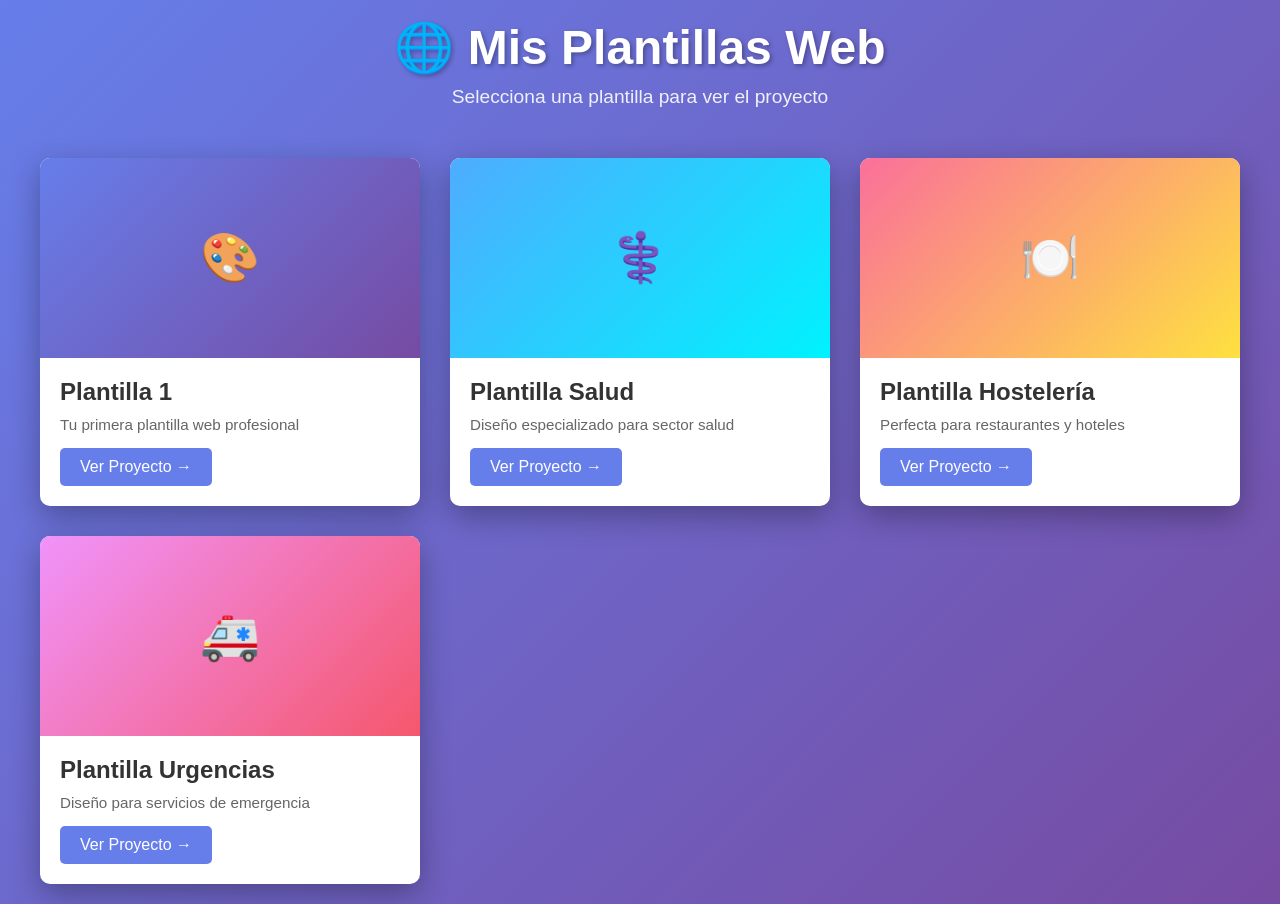
<file: index.html>
<!DOCTYPE html>
<html lang="es">
<head>
    <meta charset="UTF-8">
    <meta name="viewport" content="width=device-width, initial-scale=1.0">
    <title>Mis Plantillas Web - PabloTech Dev</title>
    <style>
        * {
            margin: 0;
            padding: 0;
            box-sizing: border-box;
        }
        
        body {
            font-family: 'Segoe UI', Tahoma, Geneva, Verdana, sans-serif;
            background: linear-gradient(135deg, #667eea 0%, #764ba2 100%);
            min-height: 100vh;
            display: flex;
            align-items: center;
            justify-content: center;
            padding: 20px;
        }
        
        .container {
            width: 100%;
            max-width: 1200px;
        }
        
        .header {
            text-align: center;
            color: white;
            margin-bottom: 50px;
        }
        
        .header h1 {
            font-size: 3em;
            margin-bottom: 10px;
            text-shadow: 2px 2px 4px rgba(0,0,0,0.3);
        }
        
        .header p {
            font-size: 1.2em;
            opacity: 0.9;
        }
        
        .grid {
            display: grid;
            grid-template-columns: repeat(auto-fit, minmax(280px, 1fr));
            gap: 30px;
        }
        
        .card {
            background: white;
            border-radius: 10px;
            overflow: hidden;
            box-shadow: 0 10px 30px rgba(0,0,0,0.3);
            transition: transform 0.3s ease, box-shadow 0.3s ease;
            cursor: pointer;
            text-decoration: none;
            color: inherit;
            display: block;
        }
        
        .card:hover {
            transform: translateY(-10px);
            box-shadow: 0 15px 40px rgba(0,0,0,0.4);
        }
        
        .card-image {
            width: 100%;
            height: 200px;
            background: linear-gradient(135deg, #667eea 0%, #764ba2 100%);
            display: flex;
            align-items: center;
            justify-content: center;
            color: white;
            font-size: 3em;
        }
        
        .card-image.urgencias {
            background: linear-gradient(135deg, #f093fb 0%, #f5576c 100%);
        }
        
        .card-image.salud {
            background: linear-gradient(135deg, #4facfe 0%, #00f2fe 100%);
        }
        
        .card-image.hosteleria {
            background: linear-gradient(135deg, #fa709a 0%, #fee140 100%);
        }
        
        .card-content {
            padding: 20px;
        }
        
        .card-title {
            font-size: 1.5em;
            margin-bottom: 10px;
            color: #333;
        }
        
        .card-description {
            color: #666;
            margin-bottom: 15px;
            font-size: 0.95em;
        }
        
        .card-footer {
            display: flex;
            justify-content: space-between;
            align-items: center;
        }
        
        .card-link {
            display: inline-block;
            background: #667eea;
            color: white;
            padding: 10px 20px;
            border-radius: 5px;
            text-decoration: none;
            transition: background 0.3s ease;
        }
        
        .card:hover .card-link {
            background: #764ba2;
        }
        
        @media (max-width: 768px) {
            .header h1 {
                font-size: 2em;
            }
            
            .grid {
                grid-template-columns: 1fr;
            }
        }
    </style>
</head>
<body>
    <div class="container">
        <div class="header">
            <h1>🌐 Mis Plantillas Web</h1>
            <p>Selecciona una plantilla para ver el proyecto</p>
        </div>
        
        <div class="grid">
            <!-- Plantilla 1 -->
            <a href="./PLANTILLAS/plantilla%201/" class="card">
                <div class="card-image">🎨</div>
                <div class="card-content">
                    <h2 class="card-title">Plantilla 1</h2>
                    <p class="card-description">Tu primera plantilla web profesional</p>
                    <div class="card-footer">
                        <span class="card-link">Ver Proyecto →</span>
                    </div>
                </div>
            </a>
            
            <!-- Plantilla Salud -->
            <a href="./PLANTILLAS/plantilla%20salud/" class="card">
                <div class="card-image salud">⚕️</div>
                <div class="card-content">
                    <h2 class="card-title">Plantilla Salud</h2>
                    <p class="card-description">Diseño especializado para sector salud</p>
                    <div class="card-footer">
                        <span class="card-link">Ver Proyecto →</span>
                    </div>
                </div>
            </a>
            
            <!-- Plantilla Hostelería -->
            <a href="./PLANTILLAS/plantilla%20hosteler%C3%ADa/" class="card">
                <div class="card-image hosteleria">🍽️</div>
                <div class="card-content">
                    <h2 class="card-title">Plantilla Hostelería</h2>
                    <p class="card-description">Perfecta para restaurantes y hoteles</p>
                    <div class="card-footer">
                        <span class="card-link">Ver Proyecto →</span>
                    </div>
                </div>
            </a>
            
            <!-- Plantilla Urgencias -->
            <a href="./PLANTILLAS/Plantilla%20urgencias/" class="card">
                <div class="card-image urgencias">🚑</div>
                <div class="card-content">
                    <h2 class="card-title">Plantilla Urgencias</h2>
                    <p class="card-description">Diseño para servicios de emergencia</p>
                    <div class="card-footer">
                        <span class="card-link">Ver Proyecto →</span>
                    </div>
                </div>
            </a>
        </div>
    </div>
</body>
</html>
</file>
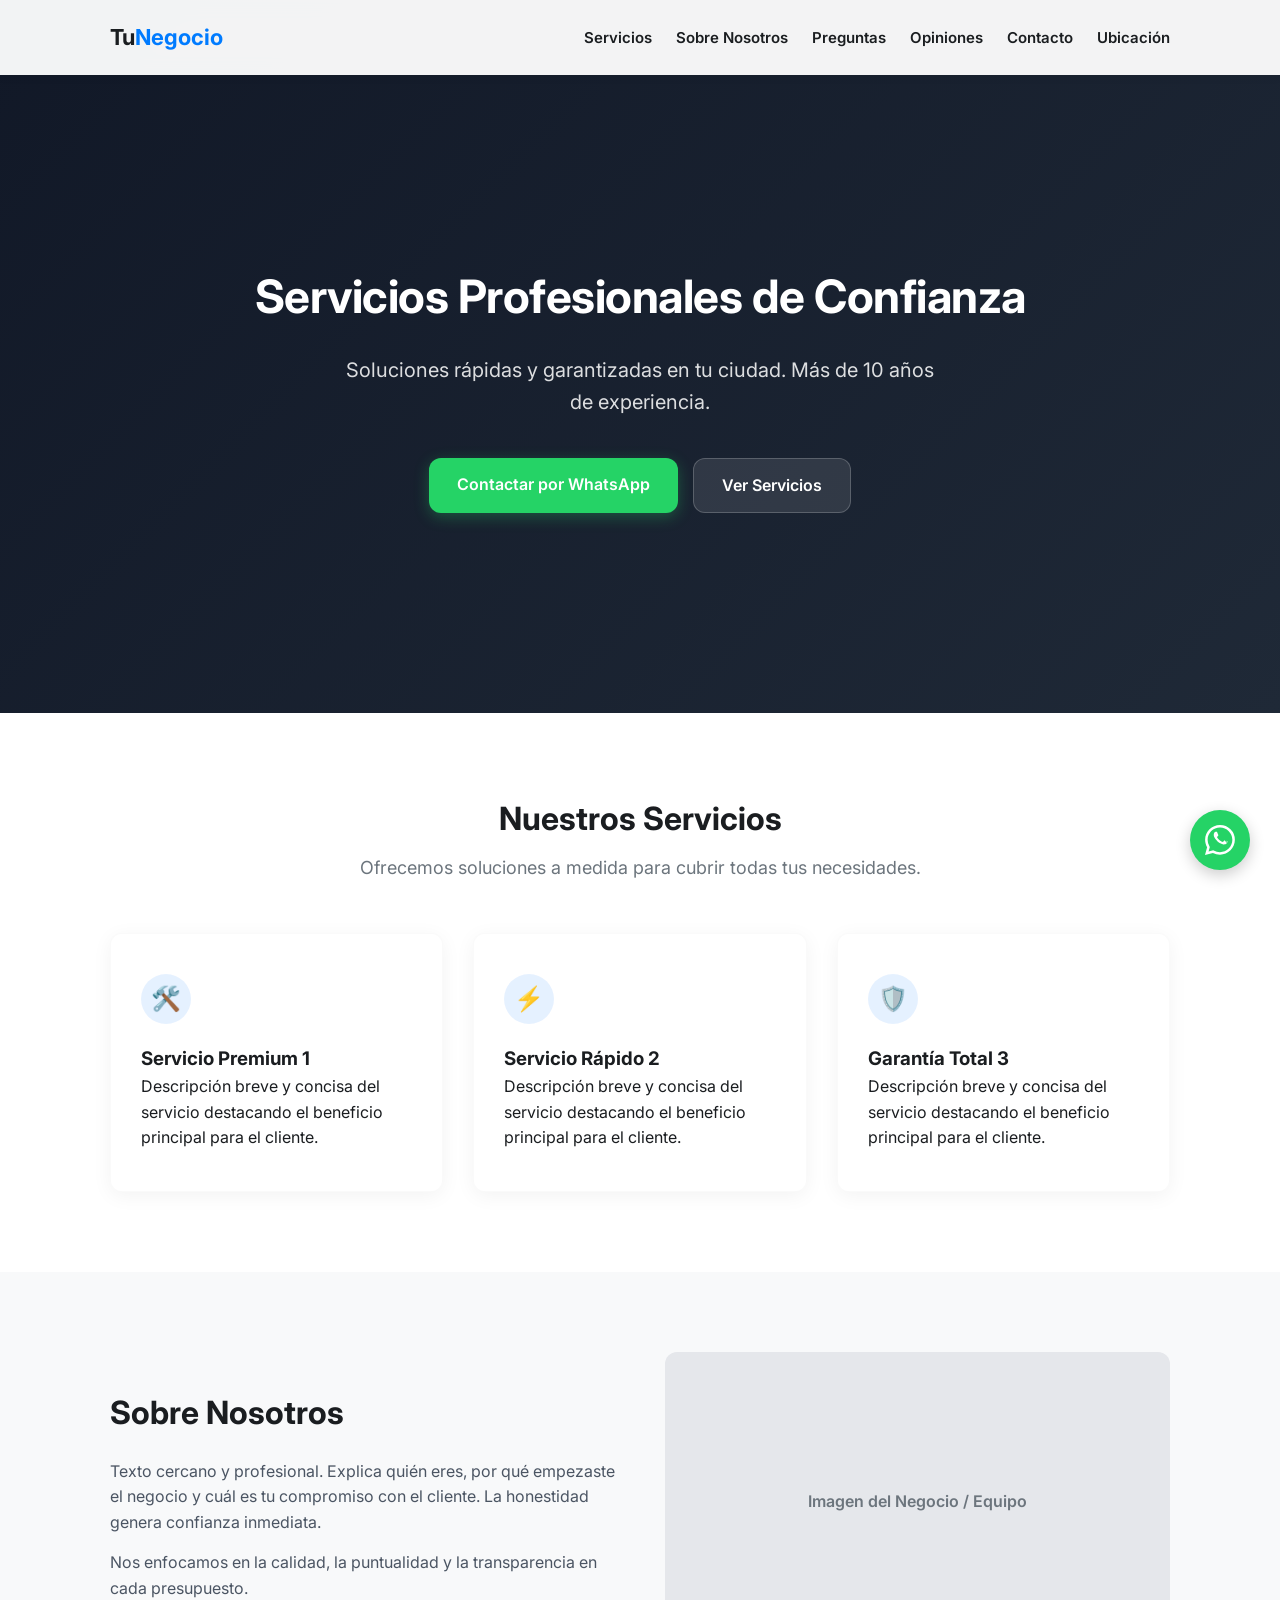
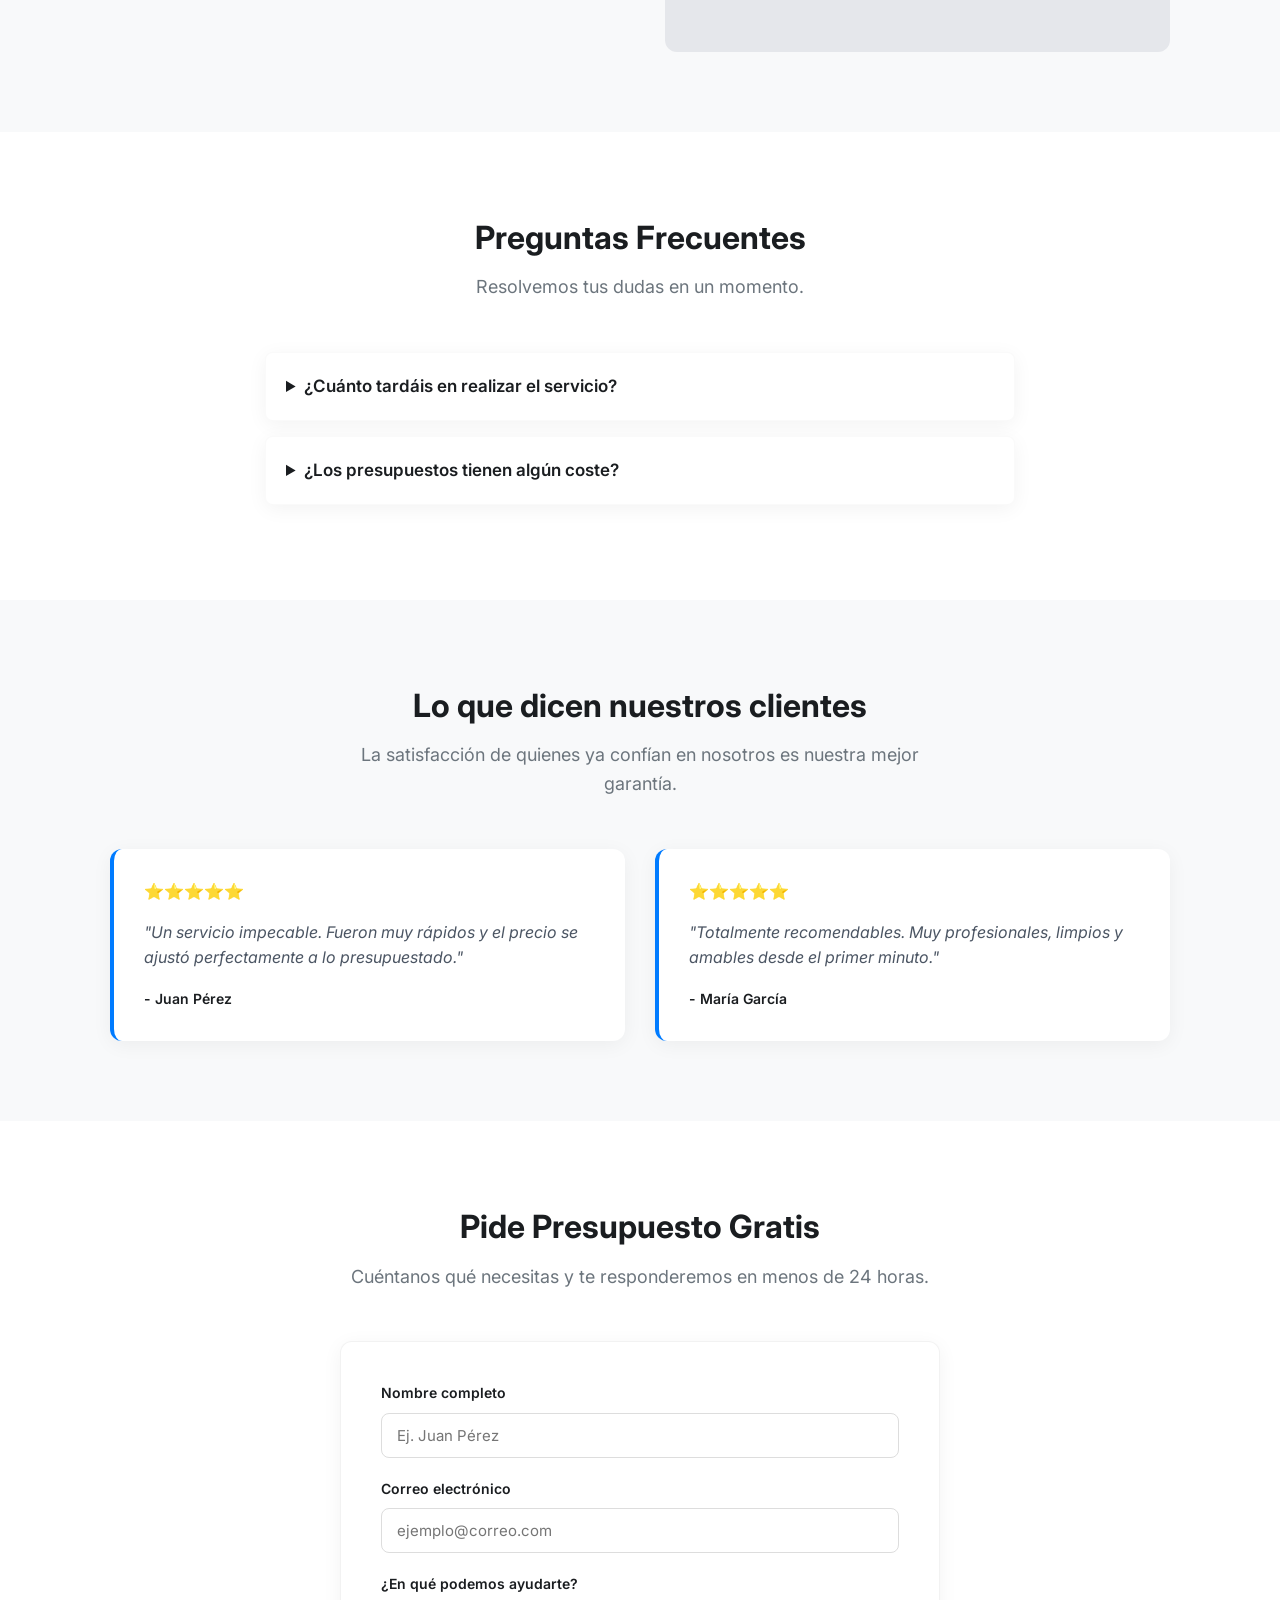
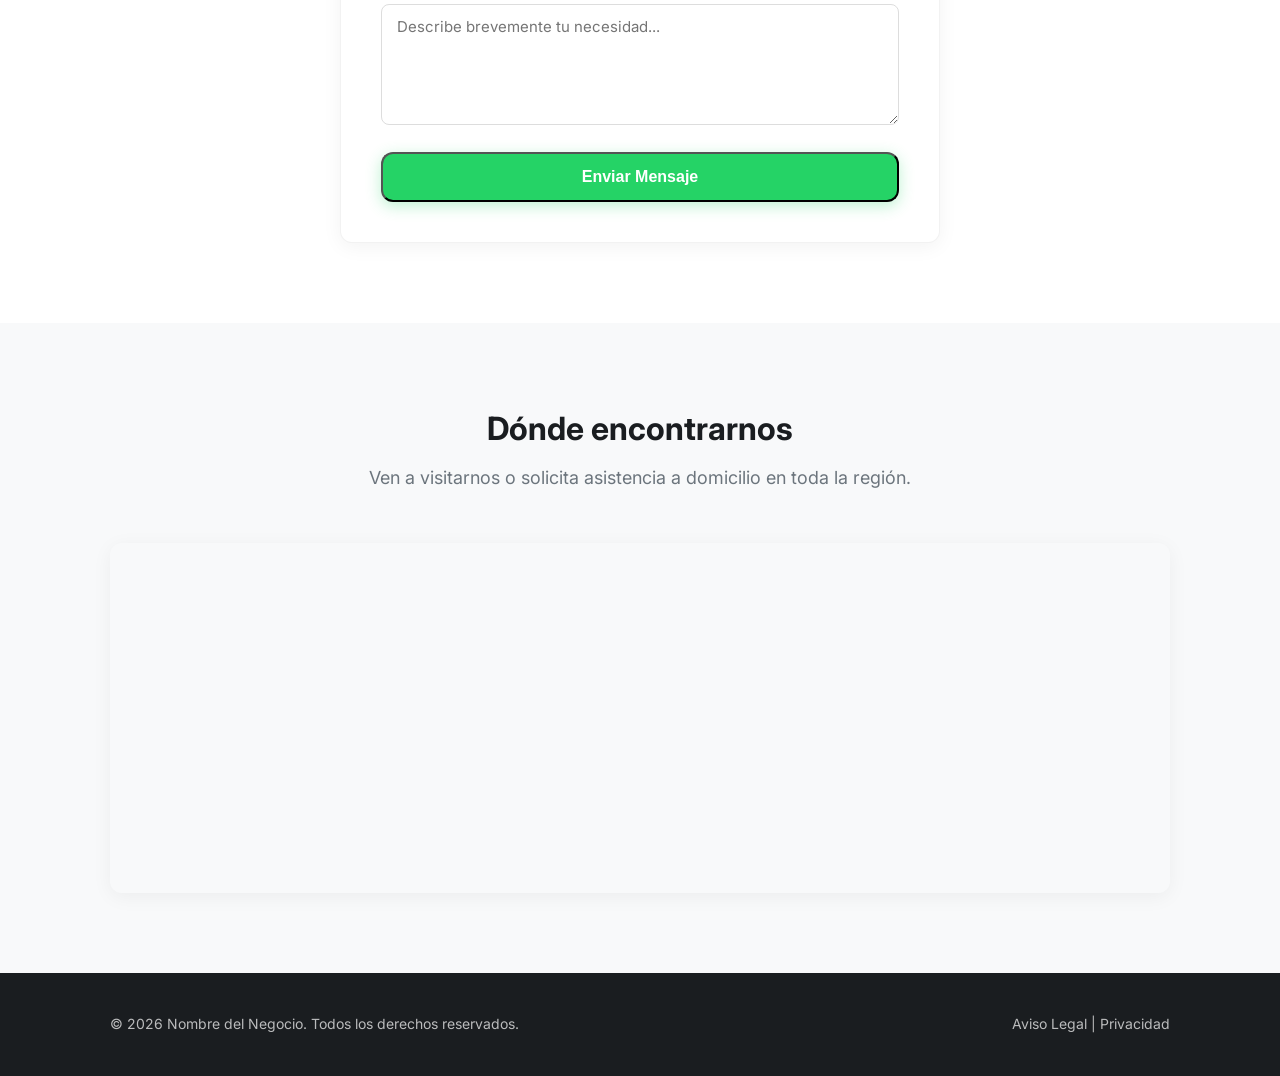
<file: PLANTILLAS/plantilla 1/index.html>
<!DOCTYPE html>
<html lang="es">
<head>
  <meta charset="UTF-8">
  <meta name="viewport" content="width=device-width, initial-scale=1.0">
  <title>Nombre del Negocio - Servicio Profesional</title>
  
  <meta name="description" content="Descripción profesional del negocio de tu cliente para aparecer en Google.">
  <meta name="robots" content="index, follow">

  <meta property="og:title" content="Nombre del Negocio - Servicio Profesional">
  <meta property="og:description" content="Soluciones rápidas y garantizadas en tu ciudad. Pide presupuesto gratis.">
  <meta property="og:image" content="https://tu-dominio.com/assets/imagen-compartir.jpg"> <meta property="og:type" content="website">
  
  <link rel="preconnect" href="https://fonts.googleapis.com">
  <link rel="preconnect" href="https://fonts.gstatic.com" crossorigin>
  <link href="https://fonts.googleapis.com/css2?family=Inter:wght@300;400;600;700&display=swap" rel="stylesheet">
  <link rel="stylesheet" href="styles.css">
  <link rel="icon" type="image/png" href="favicon.png">

  <script type="application/ld+json"> <!-- SEO local para google -->
{
  "@context": "https://schema.org",
  "@type": "LocalBusiness",
  "name": "Nombre del Negocio",
  "image": "https://tu-dominio.com/assets/logo.png",
  "telephone": "+34612345678",
  "address": {
    "@type": "PostalAddress",
    "streetAddress": "Calle de Ejemplo 123",
    "addressLocality": "Tu Ciudad",
    "addressRegion": "Tu Provincia",
    "postalCode": "28000",
    "addressCountry": "ES"
  },
  "areaServed": "Tu Ciudad y alrededores"
}
</script>
</head>
<body>

  <nav class="navbar">
    <div class="nav-container">
      <a href="#" class="logo">Tu<span>Negocio</span></a>
      
      <button class="menu-toggle" aria-label="Abrir menú">☰</button>
      
      <div class="nav-links">
        <a href="#servicios">Servicios</a>
        <a href="#nosotros">Sobre Nosotros</a>
        <a href="#faq">Preguntas</a> 
        <a href="#testimonios">Opiniones</a>
        <a href="#contacto">Contacto</a> 
        <a href="#ubicacion">Ubicación</a>
      </div>
    </div>
  </nav>

  <header class="hero">
    <div class="container">
      <h1>Servicios Profesionales de Confianza</h1>
      <p class="sub">Soluciones rápidas y garantizadas en tu ciudad. Más de 10 años de experiencia.</p>
      <div class="hero-actions">
        <a class="btn btn-primary" href="https://wa.me/34XXXXXXXXX" target="_blank" rel="noopener">
          Contactar por WhatsApp
        </a>
        <a class="btn btn-secondary" href="#servicios">Ver Servicios</a>
      </div>
    </div>
  </header>

  <section id="servicios" class="section">
    <div class="container">
      <div class="section-header">
        <h2>Nuestros Servicios</h2>
        <p>Ofrecemos soluciones a medida para cubrir todas tus necesidades.</p>
      </div>
      <div class="grid">
        <div class="card">
          <div class="card-icon">🛠️</div>
          <h3>Servicio Premium 1</h3>
          <p>Descripción breve y concisa del servicio destacando el beneficio principal para el cliente.</p>
        </div>
        <div class="card">
          <div class="card-icon">⚡</div>
          <h3>Servicio Rápido 2</h3>
          <p>Descripción breve y concisa del servicio destacando el beneficio principal para el cliente.</p>
        </div>
        <div class="card">
          <div class="card-icon">🛡️</div>
          <h3>Garantía Total 3</h3>
          <p>Descripción breve y concisa del servicio destacando el beneficio principal para el cliente.</p>
        </div>
      </div>
    </div>
  </section>

  <section id="nosotros" class="section alt">
    <div class="container grid-2col">
      <div class="nosotros-content">
        <h2>Sobre Nosotros</h2>
        <p>Texto cercano y profesional. Explica quién eres, por qué empezaste el negocio y cuál es tu compromiso con el cliente. La honestidad genera confianza inmediata.</p>
        <p>Nos enfocamos en la calidad, la puntualidad y la transparencia en cada presupuesto.</p>
      </div>
      <div class="nosotros-image-placeholder">
        <span>Imagen del Negocio / Equipo</span>
      </div>
    </div>
  </section>

  <section id="faq" class="section">
    <div class="container">
      <div class="section-header">
        <h2>Preguntas Frecuentes</h2>
        <p>Resolvemos tus dudas en un momento.</p>
      </div>
      <div class="faq-container">
        <details class="faq-item">
          <summary>¿Cuánto tardáis en realizar el servicio?</summary>
          <p>Normalmente atendemos los avisos en un plazo de 24 a 48 horas, dependiendo de la urgencia y la disponibilidad técnica.</p>
        </details>
        <details class="faq-item">
          <summary>¿Los presupuestos tienen algún coste?</summary>
          <p>No, realizamos presupuestos completamente gratuitos y sin compromiso para cualquier tipo de proyecto local.</p>
        </details>
      </div>
    </div>
  </section>

  <section id="testimonios" class="section alt"> <div class="container">
      <div class="section-header">
        <h2>Lo que dicen nuestros clientes</h2>
        <p>La satisfacción de quienes ya confían en nosotros es nuestra mejor garantía.</p>
      </div>
      <div class="grid">
        <div class="testimonial-card">
          <div class="stars">⭐⭐⭐⭐⭐</div>
          <p>"Un servicio impecable. Fueron muy rápidos y el precio se ajustó perfectamente a lo presupuestado."</p>
          <span class="client-name">- Juan Pérez</span>
        </div>
        <div class="testimonial-card">
          <div class="stars">⭐⭐⭐⭐⭐</div>
          <p>"Totalmente recomendables. Muy profesionales, limpios y amables desde el primer minuto."</p>
          <span class="client-name">- María García</span>
        </div>
      </div>
    </div>
  </section>

  <section id="contacto" class="section">
    <div class="container">
      <div class="section-header">
        <h2>Pide Presupuesto Gratis</h2>
        <p>Cuéntanos qué necesitas y te responderemos en menos de 24 horas.</p>
      </div>
      <form name="contacto-cliente" method="POST" class="contact-form">
        <div class="form-group">
          <label for="nombre">Nombre completo</label>
          <input type="text" id="nombre" name="nombre" required placeholder="Ej. Juan Pérez">
        </div>
        <div class="form-group">
          <label for="email">Correo electrónico</label>
          <input type="email" id="email" name="email" required placeholder="ejemplo@correo.com">
        </div>
        <div class="form-group">
          <label for="mensaje">¿En qué podemos ayudarte?</label>
          <textarea id="mensaje" name="mensaje" rows="5" required placeholder="Describe brevemente tu necesidad..."></textarea>
        </div>
        <button type="submit" class="btn btn-primary" style="width: 100%;">Enviar Mensaje</button>
      </form>
    </div>
  </section>

  <section id="ubicacion" class="section alt">
    <div class="container">
      <div class="section-header">
        <h2>Dónde encontrarnos</h2>
        <p>Ven a visitarnos o solicita asistencia a domicilio en toda la región.</p>
      </div>
      <div class="map-wrapper">
        <iframe class="map" src="https://www.google.com/maps/embed?pb=!1m18!1m12!1m3!1d3169.7431718915835!2d-5.9934149!3d37.397034!2m3!1f0!2f0!3f0!3m2!1i1024!2i768!4f13.1!3m3!1m2!1s0xd126c043e06cf8d%3A0x67db91c0b32be1f5!2sC.%20Feria%2C%2045%2C%20Casco%20Antiguo%2C%2041003%20Sevilla!5e0!3m2!1ses!2ses!4v1710000000000!5m2!1ses!2ses" allowfullscreen="" loading="lazy" referrerpolicy="no-referrer-when-downgrade"></iframe>
      </div>
    </div>
  </section>

  <footer class="footer">
    <div class="container footer-content">
      <p>© 2026 Nombre del Negocio. Todos los derechos reservados.</p>
      <div class="footer-links">
        <a href="#">Aviso Legal</a> | <a href="#">Privacidad</a>
      </div>
    </div>
  </footer>

  <a href="https://wa.me/34612345678" class="whatsapp-floating" target="_blank" rel="noopener" title="Escríbenos por WhatsApp">
    <svg xmlns="http://www.w3.org/2000/svg" width="30" height="30" fill="currentColor" viewBox="0 0 16 16">
      <path d="M13.601 2.326A7.85 7.85 0 0 0 7.994 0C3.627 0 .068 3.558.064 7.926c0 1.399.366 2.76 1.057 3.965L0 16l4.204-1.102a7.9 7.9 0 0 0 3.79.965h.004c4.368 0 7.926-3.558 7.93-7.93A7.9 7.9 0 0 0 13.6 2.326zM7.994 14.521a6.6 6.6 0 0 1-3.356-.92l-.24-.144-2.494.654.666-2.433-.156-.251a6.56 6.56 0 0 1-1.007-3.505c0-3.626 2.957-6.584 6.591-6.584a6.56 6.56 0 0 1 4.66 1.931 6.56 6.56 0 0 1 1.928 4.66c-.004 3.639-2.961 6.592-6.592 6.592m3.618-4.934c-.197-.1-.197-.195-.408-.551-.21-.356-.582-.743-.746-.743-.164 0-.282.08-.415.229-.133.148-.255.308-.383.437-.128.128-.26.14-.457.04-.197-.1-.83-.306-1.58-.976-.583-.52-1.01-1.147-1.125-1.345-.115-.197-.012-.303.087-.402.09-.089.197-.23.296-.346.1-.115.133-.198.198-.33.065-.134.034-.248-.015-.347-.05-.1-.408-1.01-.56-1.377-.147-.354-.298-.306-.408-.312-.1-.006-.217-.006-.336-.006a.65.65 0 0 0-.473.22c-.164.178-.626.613-.626 1.497s.644 1.761.733 1.882c.09.12 1.266 1.933 3.07 2.711.43.185.765.295 1.029.378.431.137.824.118 1.134.072.346-.051 1.057-.432 1.207-.849.15-.417.15-.776.105-.849-.045-.072-.165-.112-.363-.213"/>
    </svg>
  </a>

  <script>
    const menuToggle = document.querySelector('.menu-toggle');
    const navLinks = document.querySelector('.nav-links');

    // Desplegar/Esconder al hacer clic en el botón de hamburguesa
    menuToggle.addEventListener('click', () => {
      navLinks.classList.toggle('active');
    });

    // Cerrar automáticamente el menú si el usuario hace clic en una sección
    document.querySelectorAll('.nav-links a').forEach(link => {
      link.addEventListener('click', () => {
        navLinks.classList.remove('active');
      });
    });
  </script>
</body>
</html>
</file>
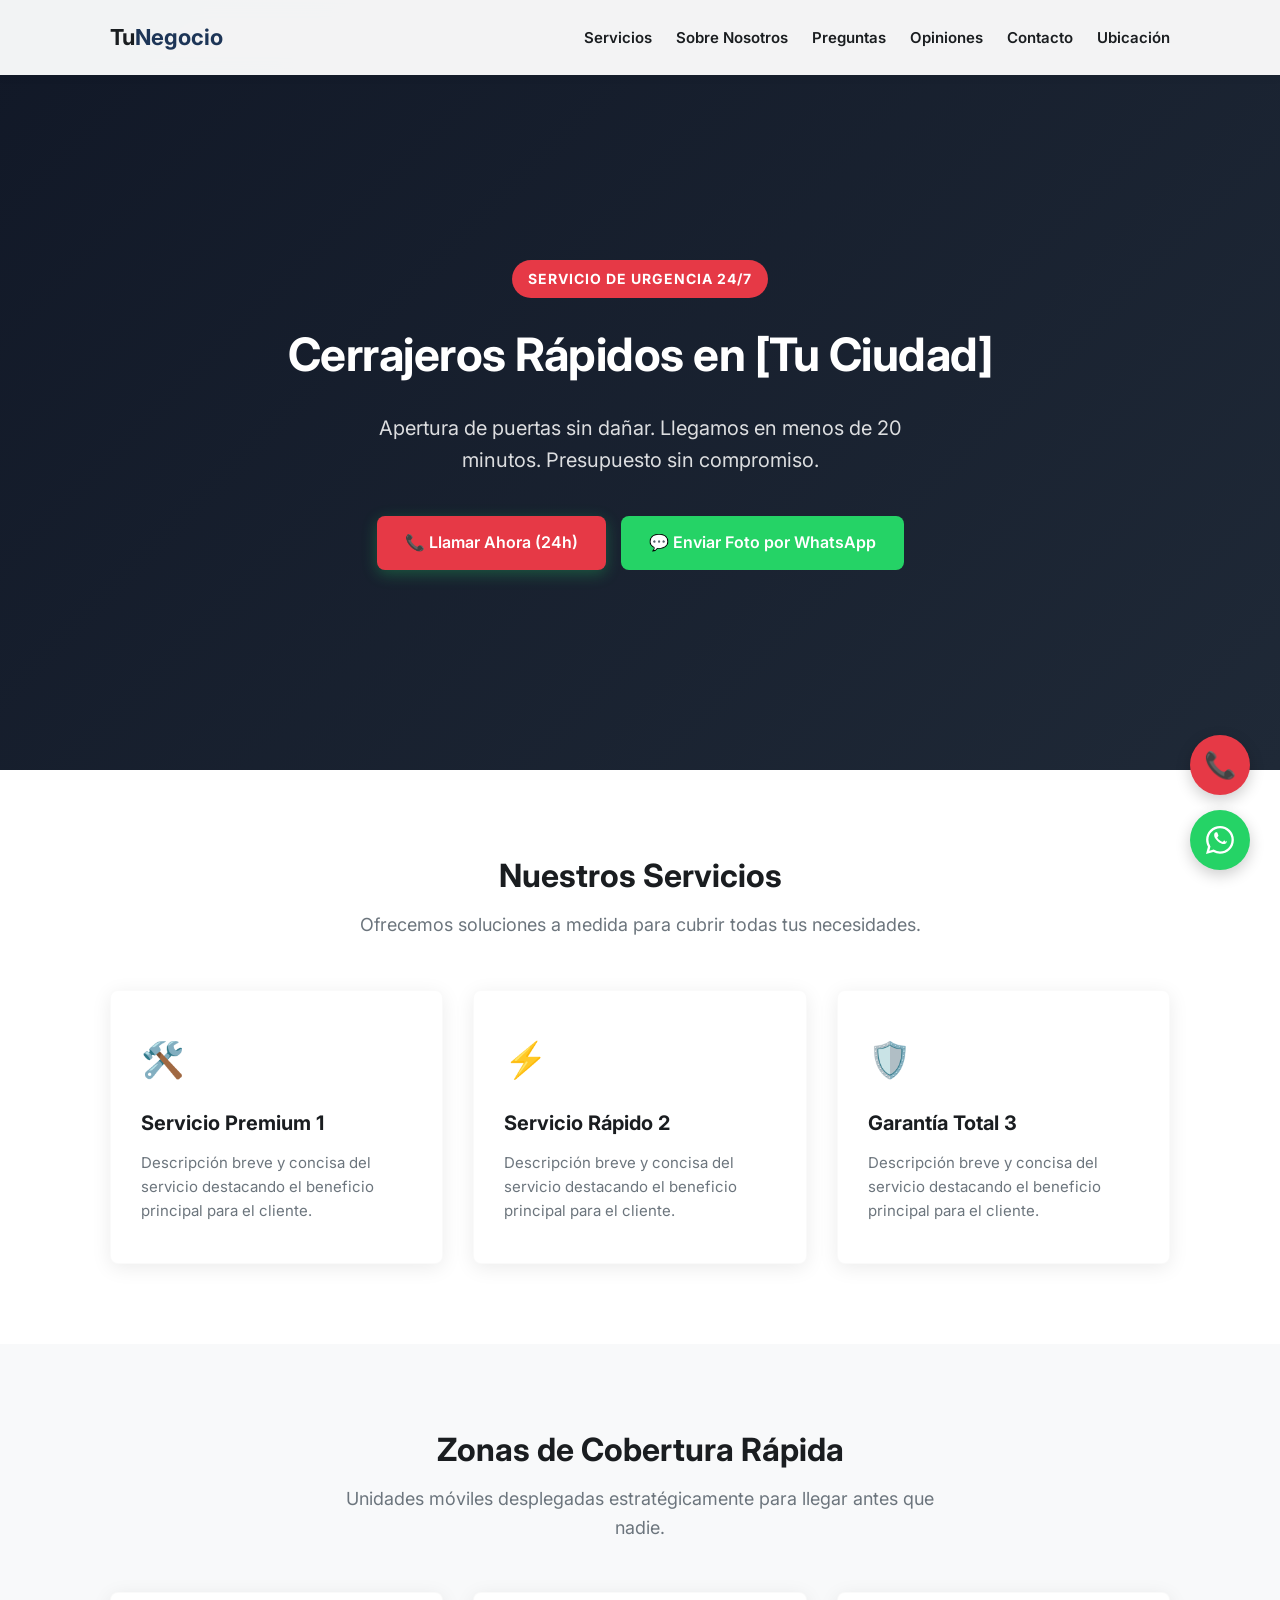
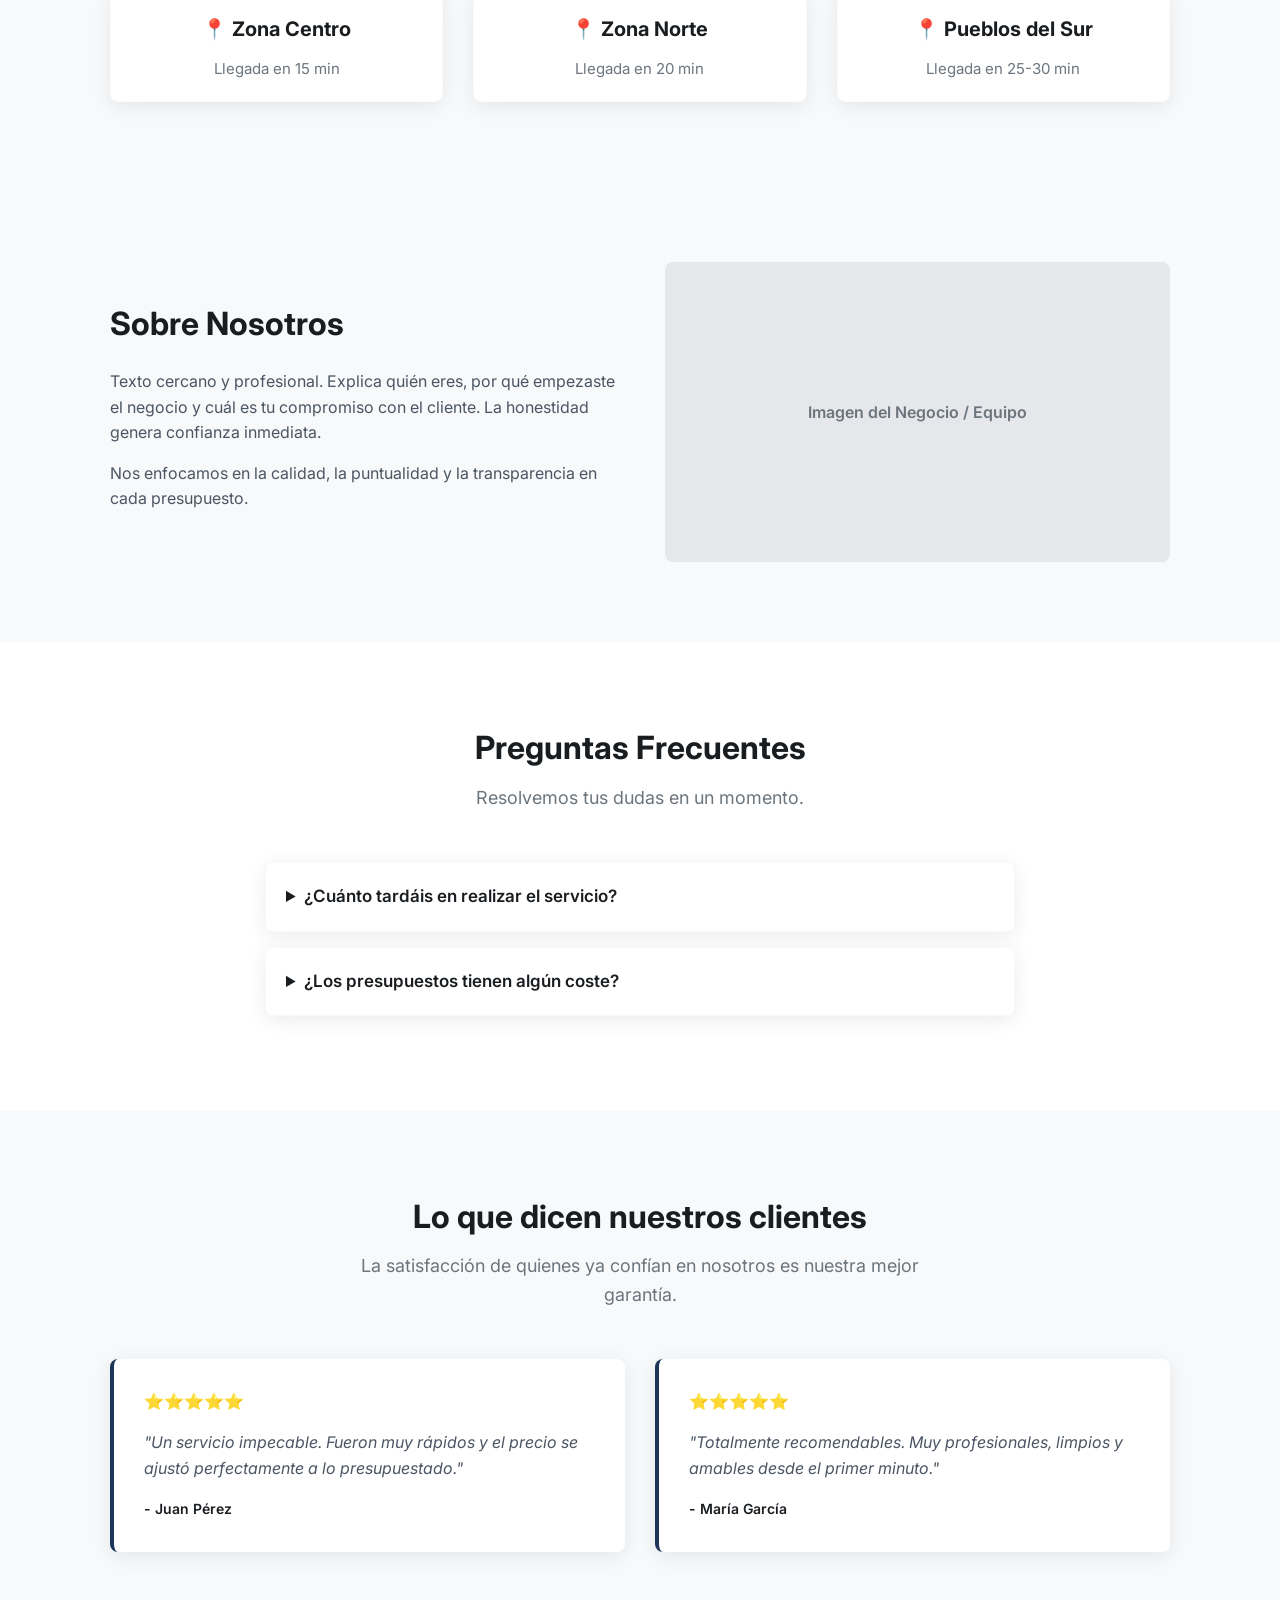
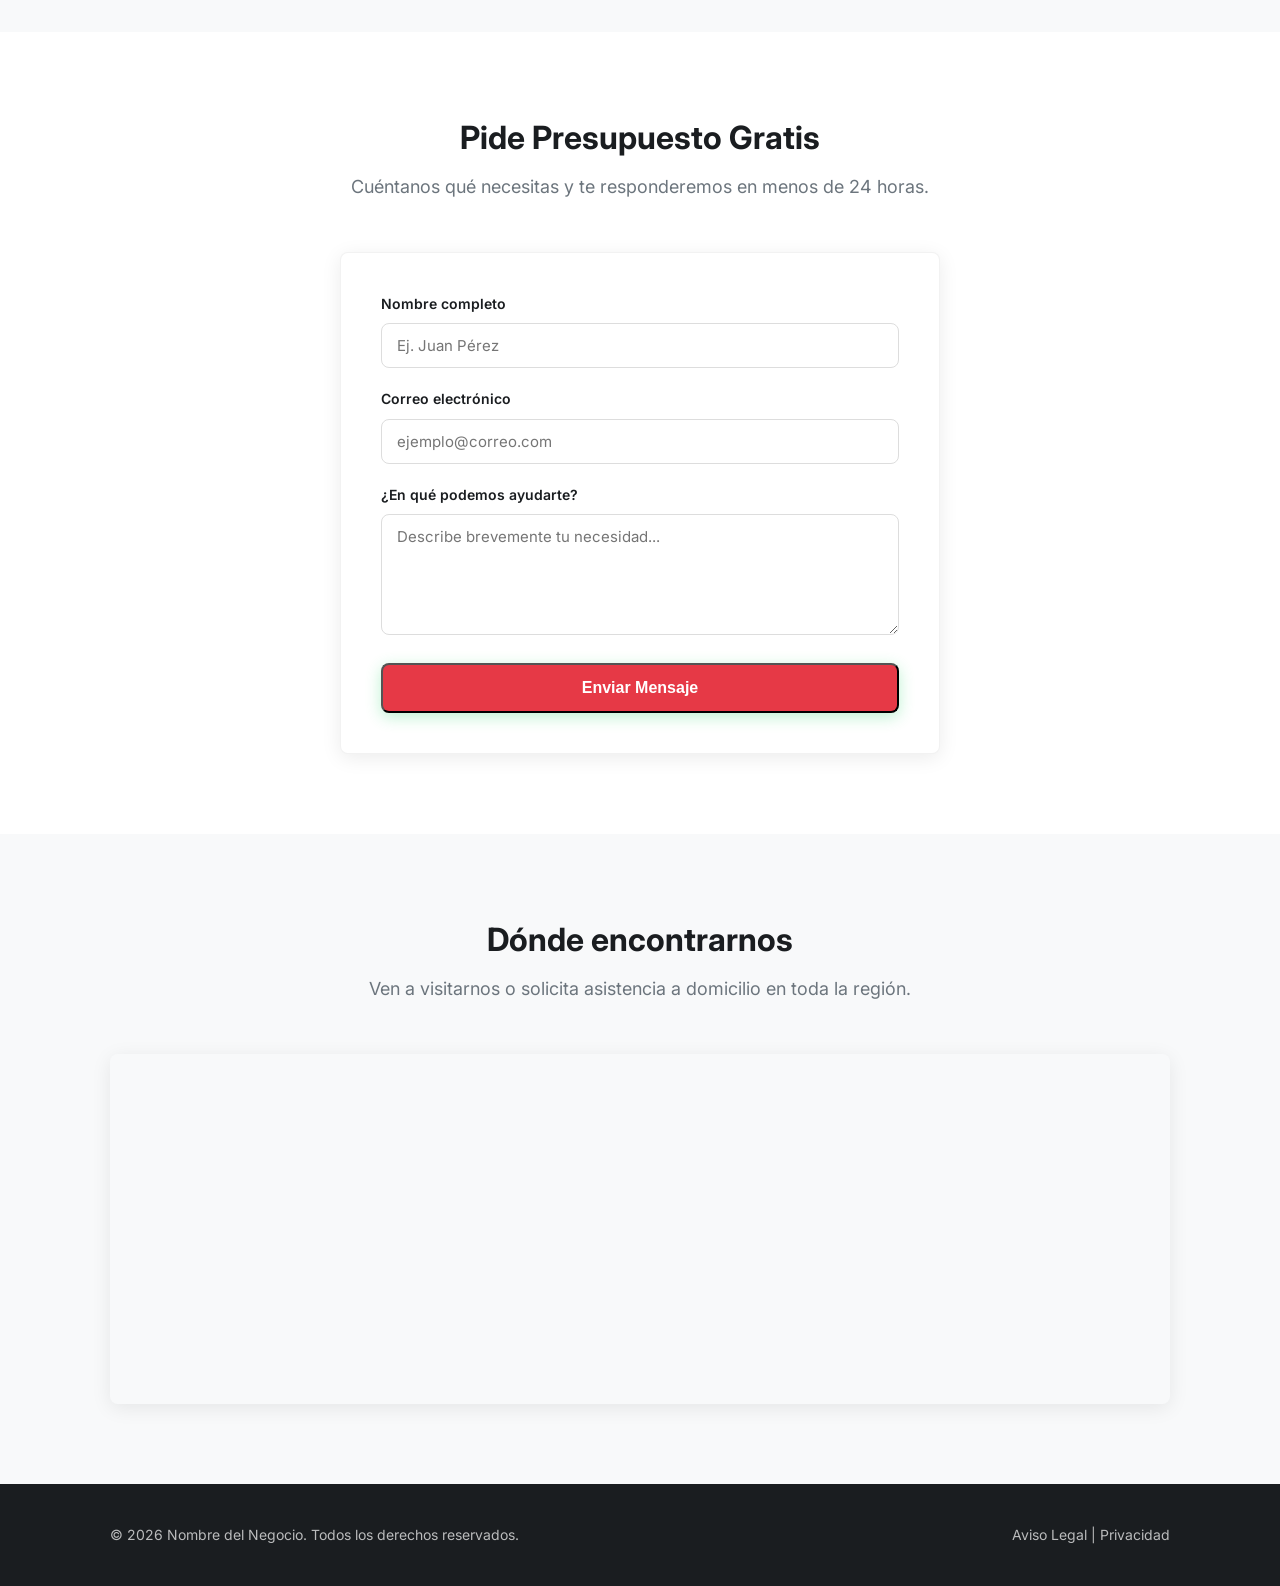
<file: PLANTILLAS/Plantilla urgencias/index.html>
<!DOCTYPE html>
<html lang="es">
<head>
  <meta charset="UTF-8">
  <meta name="viewport" content="width=device-width, initial-scale=1.0">
  <title>Nombre del Negocio - Servicio Profesional</title>
  
  <meta name="description" content="Descripción profesional del negocio de tu cliente para aparecer en Google.">
  <meta name="robots" content="index, follow">

  <meta property="og:title" content="Nombre del Negocio - Servicio Profesional">
  <meta property="og:description" content="Soluciones rápidas y garantizadas en tu ciudad. Pide presupuesto gratis.">
  <meta property="og:image" content="https://tu-dominio.com/assets/imagen-compartir.jpg"> <meta property="og:type" content="website">
  
  <link rel="preconnect" href="https://fonts.googleapis.com">
  <link rel="preconnect" href="https://fonts.gstatic.com" crossorigin>
  <link href="https://fonts.googleapis.com/css2?family=Inter:wght@300;400;600;700&display=swap" rel="stylesheet">
  <link rel="stylesheet" href="styles.css">
  <link rel="icon" type="image/png" href="favicon.png">

  <script type="application/ld+json"> <!-- SEO local para google -->
{
  "@context": "https://schema.org",
  "@type": "LocalBusiness",
  "name": "Nombre del Negocio",
  "image": "https://tu-dominio.com/assets/logo.png",
  "telephone": "+34612345678",
  "address": {
    "@type": "PostalAddress",
    "streetAddress": "Calle de Ejemplo 123",
    "addressLocality": "Tu Ciudad",
    "addressRegion": "Tu Provincia",
    "postalCode": "28000",
    "addressCountry": "ES"
  },
  "areaServed": "Tu Ciudad y alrededores"
}
</script>
</head>
<body>

  <nav class="navbar">
    <div class="nav-container">
      <a href="#" class="logo">Tu<span>Negocio</span></a>
      
      <button class="menu-toggle" aria-label="Abrir menú">☰</button>
      
      <div class="nav-links">
        <a href="#servicios">Servicios</a>
        <a href="#nosotros">Sobre Nosotros</a>
        <a href="#faq">Preguntas</a> 
        <a href="#testimonios">Opiniones</a>
        <a href="#contacto">Contacto</a> 
        <a href="#ubicacion">Ubicación</a>
      </div>
    </div>
  </nav>

  <header class="hero">
    <div class="container">
      <span class="badge-24h">Servicio de Urgencia 24/7</span>
      <h1>Cerrajeros Rápidos en [Tu Ciudad]</h1>
      <p class="sub">Apertura de puertas sin dañar. Llegamos en menos de 20 minutos. Presupuesto sin compromiso.</p>
      <div class="hero-actions">
        <a class="btn btn-primary" href="tel:+34600000000" style="background-color: var(--primary-color);">
          📞 Llamar Ahora (24h)
        </a>
        <a class="btn btn-secondary" href="https://wa.me/34600000000?text=Hola,%20necesito%20un%20cerrajero%20de%20urgencia.%20Te%20adjunto%20foto." target="_blank" rel="noopener" style="background-color: #25D366; border: none;">
          💬 Enviar Foto por WhatsApp
        </a>
      </div>
    </div>
  </header>

  <section id="servicios" class="section">
    <div class="container">
      <div class="section-header">
        <h2>Nuestros Servicios</h2>
        <p>Ofrecemos soluciones a medida para cubrir todas tus necesidades.</p>
      </div>
      <div class="grid">
        <div class="card">
          <div class="card-icon">🛠️</div>
          <h3>Servicio Premium 1</h3>
          <p>Descripción breve y concisa del servicio destacando el beneficio principal para el cliente.</p>
        </div>
        <div class="card">
          <div class="card-icon">⚡</div>
          <h3>Servicio Rápido 2</h3>
          <p>Descripción breve y concisa del servicio destacando el beneficio principal para el cliente.</p>
        </div>
        <div class="card">
          <div class="card-icon">🛡️</div>
          <h3>Garantía Total 3</h3>
          <p>Descripción breve y concisa del servicio destacando el beneficio principal para el cliente.</p>
        </div>
      </div>
    </div>
  </section>

  <section id="zonas" class="section alt">
    <div class="container">
      <div class="section-header">
        <h2>Zonas de Cobertura Rápida</h2>
        <p>Unidades móviles desplegadas estratégicamente para llegar antes que nadie.</p>
      </div>
      <div class="grid" style="text-align: center;">
        <div class="card" style="padding: 20px;">
          <h3>📍 Zona Centro</h3>
          <p>Llegada en 15 min</p>
        </div>
        <div class="card" style="padding: 20px;">
          <h3>📍 Zona Norte</h3>
          <p>Llegada en 20 min</p>
        </div>
        <div class="card" style="padding: 20px;">
          <h3>📍 Pueblos del Sur</h3>
          <p>Llegada en 25-30 min</p>
        </div>
      </div>
    </div>
  </section>

  <section id="nosotros" class="section alt">
    <div class="container grid-2col">
      <div class="nosotros-content">
        <h2>Sobre Nosotros</h2>
        <p>Texto cercano y profesional. Explica quién eres, por qué empezaste el negocio y cuál es tu compromiso con el cliente. La honestidad genera confianza inmediata.</p>
        <p>Nos enfocamos en la calidad, la puntualidad y la transparencia en cada presupuesto.</p>
      </div>
      <div class="nosotros-image-placeholder">
        <span>Imagen del Negocio / Equipo</span>
      </div>
    </div>
  </section>

  <section id="faq" class="section">
    <div class="container">
      <div class="section-header">
        <h2>Preguntas Frecuentes</h2>
        <p>Resolvemos tus dudas en un momento.</p>
      </div>
      <div class="faq-container">
        <details class="faq-item">
          <summary>¿Cuánto tardáis en realizar el servicio?</summary>
          <p>Normalmente atendemos los avisos en un plazo de 24 a 48 horas, dependiendo de la urgencia y la disponibilidad técnica.</p>
        </details>
        <details class="faq-item">
          <summary>¿Los presupuestos tienen algún coste?</summary>
          <p>No, realizamos presupuestos completamente gratuitos y sin compromiso para cualquier tipo de proyecto local.</p>
        </details>
      </div>
    </div>
  </section>

  <section id="testimonios" class="section alt"> <div class="container">
      <div class="section-header">
        <h2>Lo que dicen nuestros clientes</h2>
        <p>La satisfacción de quienes ya confían en nosotros es nuestra mejor garantía.</p>
      </div>
      <div class="grid">
        <div class="testimonial-card">
          <div class="stars">⭐⭐⭐⭐⭐</div>
          <p>"Un servicio impecable. Fueron muy rápidos y el precio se ajustó perfectamente a lo presupuestado."</p>
          <span class="client-name">- Juan Pérez</span>
        </div>
        <div class="testimonial-card">
          <div class="stars">⭐⭐⭐⭐⭐</div>
          <p>"Totalmente recomendables. Muy profesionales, limpios y amables desde el primer minuto."</p>
          <span class="client-name">- María García</span>
        </div>
      </div>
    </div>
  </section>

  <section id="contacto" class="section">
    <div class="container">
      <div class="section-header">
        <h2>Pide Presupuesto Gratis</h2>
        <p>Cuéntanos qué necesitas y te responderemos en menos de 24 horas.</p>
      </div>
      <form name="contacto-cliente" method="POST" class="contact-form">
        <div class="form-group">
          <label for="nombre">Nombre completo</label>
          <input type="text" id="nombre" name="nombre" required placeholder="Ej. Juan Pérez">
        </div>
        <div class="form-group">
          <label for="email">Correo electrónico</label>
          <input type="email" id="email" name="email" required placeholder="ejemplo@correo.com">
        </div>
        <div class="form-group">
          <label for="mensaje">¿En qué podemos ayudarte?</label>
          <textarea id="mensaje" name="mensaje" rows="5" required placeholder="Describe brevemente tu necesidad..."></textarea>
        </div>
        <button type="submit" class="btn btn-primary" style="width: 100%;">Enviar Mensaje</button>
      </form>
    </div>
  </section>

  <section id="ubicacion" class="section alt">
    <div class="container">
      <div class="section-header">
        <h2>Dónde encontrarnos</h2>
        <p>Ven a visitarnos o solicita asistencia a domicilio en toda la región.</p>
      </div>
      <div class="map-wrapper">
        <iframe class="map" src="https://www.google.com/maps/embed?pb=!1m18!1m12!1m3!1d3169.7431718915835!2d-5.9934149!3d37.397034!2m3!1f0!2f0!3f0!3m2!1i1024!2i768!4f13.1!3m3!1m2!1s0xd126c043e06cf8d%3A0x67db91c0b32be1f5!2sC.%20Feria%2C%2045%2C%20Casco%20Antiguo%2C%2041003%20Sevilla!5e0!3m2!1ses!2ses!4v1710000000000!5m2!1ses!2ses" allowfullscreen="" loading="lazy" referrerpolicy="no-referrer-when-downgrade"></iframe>
      </div>
    </div>
  </section>

  <footer class="footer">
    <div class="container footer-content">
      <p>© 2026 Nombre del Negocio. Todos los derechos reservados.</p>
      <div class="footer-links">
        <a href="#">Aviso Legal</a> | <a href="#">Privacidad</a>
      </div>
    </div>
  </footer>

  <div class="floating-actions">
    <a href="tel:+34600000000" class="btn-float call" title="Llamar por Teléfono">
      📞
    </a>
    <a href="https://wa.me/34600000000" class="btn-float whatsapp" target="_blank" rel="noopener" title="Escríbenos por WhatsApp">
      <svg xmlns="http://www.w3.org/2000/svg" width="28" height="28" fill="currentColor" viewBox="0 0 16 16">
        <path d="M13.601 2.326A7.85 7.85 0 0 0 7.994 0C3.627 0 .068 3.558.064 7.926c0 1.399.366 2.76 1.057 3.965L0 16l4.204-1.102a7.9 7.9 0 0 0 3.79.965h.004c4.368 0 7.926-3.558 7.93-7.93A7.9 7.9 0 0 0 13.6 2.326zM7.994 14.521a6.6 6.6 0 0 1-3.356-.92l-.24-.144-2.494.654.666-2.433-.156-.251a6.56 6.56 0 0 1-1.007-3.505c0-3.626 2.957-6.584 6.591-6.584a6.56 6.56 0 0 1 4.66 1.931 6.56 6.56 0 0 1 1.928 4.66c-.004 3.639-2.961 6.592-6.592 6.592m3.618-4.934c-.197-.1-.197-.195-.408-.551-.21-.356-.582-.743-.746-.743-.164 0-.282.08-.415.229-.133.148-.255.308-.383.437-.128.128-.26.14-.457.04-.197-.1-.83-.306-1.58-.976-.583-.52-1.01-1.147-1.125-1.345-.115-.197-.012-.303.087-.402.09-.089.197-.23.296-.346.1-.115.133-.198.198-.33.065-.134.034-.248-.015-.347-.05-.1-.408-1.01-.56-1.377-.147-.354-.298-.306-.408-.312-.1-.006-.217-.006-.336-.006a.65.65 0 0 0-.473.22c-.164.178-.626.613-.626 1.497s.644 1.761.733 1.882c.09.12 1.266 1.933 3.07 2.711.43.185.765.295 1.029.378.431.137.824.118 1.134.072.346-.051 1.057-.432 1.207-.849.15-.417.15-.776.105-.849-.045-.072-.165-.112-.363-.213"/>
      </svg>
    </a>
  </div>

  <script>
    const menuToggle = document.querySelector('.menu-toggle');
    const navLinks = document.querySelector('.nav-links');

    // Desplegar/Esconder al hacer clic en el botón de hamburguesa
    menuToggle.addEventListener('click', () => {
      navLinks.classList.toggle('active');
    });

    // Cerrar automáticamente el menú si el usuario hace clic en una sección
    document.querySelectorAll('.nav-links a').forEach(link => {
      link.addEventListener('click', () => {
        navLinks.classList.remove('active');
      });
    });
  </script>

</body>
</html>
</file>
<file: PLANTILLAS/plantilla 1/styles.css>
/* ==========================================================================
   VARIABLES MAESTRAS (El centro de control de tu plantilla)
   ========================================================================== */
:root {
  /* COMENTARIO GUIDE: Si tu cliente es un electricista, cambia el azul por amarillo. Si es un psicólogo, usa un verde suave. Toda la web cambiará de golpe. */
  --primary-color: #25D366;       /* Color de los botones principales y WhatsApp */
  --primary-hover: #1ebd59;       /* Color del botón cuando se pasa el ratón por encima */
  --secondary-color: #007bff;     /* Color de acento corporativo (ej: enlaces del menú, bordes de reseñas) */
  --dark-color: #1a1d20;          /* Fondos oscuros (navbar, footer) y textos principales */
  --light-bg: #f8f9fa;            /* Color gris clarito para fondos alternativos */
  --white: #ffffff;
  --text-muted: #6c757d;          /* Gris para subtítulos o textos menos importantes */
  
  /* Fuentes y Estructura global */
  --font-main: 'Inter', sans-serif;
  --max-width: 1100px;            /* Ancho máximo del contenido de la web */
  --border-radius: 12px;          /* Curvatura de las esquinas de tarjetas, botones y formularios */
  --transition: all 0.3s cubic-bezier(0.25, 0.8, 0.25, 1); /* Suavidad de las animaciones */
  --shadow: 0 4px 20px rgba(0, 0, 0, 0.05); /* Sombra suave profesional */
}

/* ==========================================================================
   RESETS Y ESTILOS BASE
   ========================================================================== */
* {
  box-sizing: border-box;
  margin: 0;
  padding: 0;
}

html {
  scroll-behavior: smooth; /* Hace que al pulsar en el menú la pantalla baje suavemente */
}

body {
  font-family: var(--font-main);
  color: var(--dark-color);
  line-height: 1.6;
  background-color: var(--white);
}

.container {
  max-width: var(--max-width);
  margin: auto;
  padding: 80px 20px; /* Separación vertical entre las secciones */
}

/* Encabezados de sección comunes */
.section-header {
  text-align: center;
  max-width: 600px;
  margin: 0 auto 50px auto;
}

.section-header h2 {
  font-size: 32px;
  font-weight: 700;
  margin-bottom: 10px;
}

.section-header p {
  color: var(--text-muted);
  font-size: 18px;
}

/* Alternancia de fondos para que la web no sea monótona */
.section { 
  background-color: var(--white);
  scroll-margin-top: 90px;
}
.alt { 
  background-color: var(--light-bg);
  scroll-margin-top: 90px;
}

/* ==========================================================================
   BARRA DE NAVEGACIÓN
   ========================================================================== */
.navbar {
  position: fixed;
  top: 0;
  left: 0;
  width: 100%;
  background: rgba(255, 255, 255, 0.95);
  backdrop-filter: blur(10px); /* Efecto difuminado estilo iPhone */
  box-shadow: 0 2px 10px rgba(0,0,0,0.05);
  z-index: 1000; /* Asegura que el menú siempre flote por encima del contenido */
}

.nav-container {
  max-width: var(--max-width);
  margin: auto;
  padding: 20px;
  display: flex;
  justify-content: space-between;
  align-items: center;
}

.logo {
  font-weight: 700;
  font-size: 22px;
  text-decoration: none;
  color: var(--dark-color);
}

.logo span { color: var(--secondary-color); }

.nav-links a {
  text-decoration: none;
  color: var(--dark-color);
  margin-left: 20px;
  font-weight: 600;
  font-size: 15px;
  transition: var(--transition);
}

.nav-links a:hover { color: var(--secondary-color); }

.menu-toggle {
  display: none;
  background: none;
  border: none;
  font-size: 28px;
  cursor: pointer;
  color: var(--dark-color);
}

/* ==========================================================================
   HÉROE (HERO SECTION)
   ========================================================================== */
.hero {
  background: linear-gradient(135deg, #111827, #1f2937); /* Fondo oscuro degradado muy elegante */
  color: var(--white);
  text-align: center;
  padding: 180px 20px 120px 20px;
}

.hero h1 {
  font-size: 46px;
  font-weight: 700;
  letter-spacing: -0.5px;
  margin-bottom: 20px;
  max-width: 800px;
  margin-left: auto;
  margin-right: auto;
}

.hero .sub {
  font-size: 20px;
  opacity: 0.85;
  margin-bottom: 40px;
  max-width: 600px;
  margin-left: auto;
  margin-right: auto;
}

.hero-actions {
  display: flex;
  gap: 15px;
  justify-content: center;
  flex-wrap: wrap;
}

/* ==========================================================================
   BOTONES
   ========================================================================== */
.btn {
  display: inline-block;
  padding: 14px 28px;
  border-radius: var(--border-radius);
  text-decoration: none;
  font-weight: 600;
  font-size: 16px;
  transition: var(--transition);
  cursor: pointer;
}

.btn-primary {
  background: var(--primary-color);
  color: var(--white);
  box-shadow: 0 4px 15px rgba(37, 211, 102, 0.3);
}

.btn-primary:hover {
  background: var(--primary-hover);
  transform: translateY(-2px); /* Eleva el botón ligeramente al pasar el ratón */
}

.btn-secondary {
  background: rgba(255, 255, 255, 0.1);
  color: var(--white);
  border: 1px solid rgba(255, 255, 255, 0.2);
}

.btn-secondary:hover {
  background: rgba(255, 255, 255, 0.2);
  transform: translateY(-2px);
}

/* ==========================================================================
   ESTILOS DE COMPONENTES (Tarjetas, Formularios, Acordeones...)
   ========================================================================== */
.grid {
  display: grid;
  grid-template-columns: repeat(auto-fit, minmax(280px, 1fr)); /* Hace que el diseño sea responsive automáticamente */
  gap: 30px;
}

/* Tarjetas de Servicios */
.card {
  background: var(--white);
  padding: 40px 30px;
  border-radius: var(--border-radius);
  box-shadow: var(--shadow);
  transition: var(--transition);
  border: 1px solid rgba(0,0,0,0.02);
}

.card:hover {
  transform: translateY(-5px);
  box-shadow: 0 10px 30px rgba(0, 0, 0, 0.08);
}

.card-icon {
  font-size: 24px;
  width: 50px;
  height: 50px;
  background: rgba(0, 123, 255, 0.1); /* Fondo muy suave del color de acento */
  color: var(--secondary-color);
  border-radius: 50%;
  display: flex;
  align-items: center;
  justify-content: center;
  margin-bottom: 20px;
}

/* Diseño Dos Columnas (Sobre Nosotros) */
.grid-2col {
  display: grid;
  grid-template-columns: repeat(auto-fit, minmax(320px, 1fr));
  gap: 50px;
  align-items: center;
}

.nosotros-content h2 { font-size: 32px; margin-bottom: 20px; }
.nosotros-content p { margin-bottom: 15px; color: #4b5563; }

.nosotros-image-placeholder {
  background: #e5e7eb;
  height: 300px;
  border-radius: var(--border-radius);
  display: flex;
  align-items: center;
  justify-content: center;
  color: var(--text-muted);
  font-weight: 600;
}

/* Acordeón de Preguntas Frecuentes (FAQs) */
.faq-container { max-width: 750px; margin: 0 auto; }
.faq-item {
  background: var(--white);
  padding: 20px;
  border-radius: 8px;
  margin-bottom: 15px;
  box-shadow: var(--shadow);
  border: 1px solid rgba(0,0,0,0.02);
  cursor: pointer;
}
.faq-item summary { font-weight: 600; font-size: 17px; outline: none; user-select: none; }
.faq-item[open] p {
  margin-top: 15px;
  color: var(--text-muted);
  border-top: 1px solid #eee;
  padding-top: 15px;
}

/* Tarjetas de Testimonios / Reseñas */
.testimonial-card {
  background: var(--white);
  padding: 30px;
  border-radius: var(--border-radius);
  box-shadow: var(--shadow);
  border-left: 4px solid var(--secondary-color); /* Línea decorativa lateral */
}
.stars { margin-bottom: 15px; }
.testimonial-card p { font-style: italic; margin-bottom: 15px; color: #4b5563; }
.client-name { font-weight: 600; font-size: 14px; }

/* Formulario de Contacto (Netlify Forms) */
.contact-form {
  max-width: 600px;
  margin: 0 auto;
  background: var(--white);
  padding: 40px;
  border-radius: var(--border-radius);
  box-shadow: var(--shadow);
  border: 1px solid rgba(0,0,0,0.05);
}
.form-group { margin-bottom: 20px; }
.form-group label { display: block; font-weight: 600; margin-bottom: 8px; font-size: 14px; }
.form-group input, .form-group textarea {
  width: 100%;
  padding: 12px 15px;
  border: 1px solid #ddd;
  border-radius: 8px;
  font-family: var(--font-main);
  font-size: 15px;
  transition: var(--transition);
}
.form-group input:focus, .form-group textarea:focus {
  border-color: var(--secondary-color);
  outline: none;
  box-shadow: 0 0 0 3px rgba(0, 123, 255, 0.15); /* Brillo azul al hacer clic */
}

/* Mapa */
.map-wrapper { border-radius: var(--border-radius); overflow: hidden; box-shadow: var(--shadow); }
.map { width: 100%; height: 350px; border: 0; display: block; }

/* Botón Flotante de WhatsApp */
.whatsapp-floating {
  position: fixed;
  bottom: 30px;
  right: 30px;
  background-color: #25D366;
  color: white;
  width: 60px;
  height: 60px;
  border-radius: 50%;
  display: flex;
  align-items: center;
  justify-content: center;
  font-size: 28px;
  box-shadow: 0 5px 15px rgba(0, 0, 0, 0.2);
  z-index: 9999;
  transition: var(--transition);
  text-decoration: none;
}
.whatsapp-floating:hover {
  transform: scale(1.1);
  box-shadow: 0 8px 25px rgba(37, 211, 102, 0.4);
}

/* Footer */
.footer { background: var(--dark-color); color: rgba(255, 255, 255, 0.7); font-size: 14px; }
.footer-content {
  padding: 40px 20px;
  display: flex;
  justify-content: space-between;
  align-items: center;
  flex-wrap: wrap;
  gap: 20px;
}
.footer-links a { color: rgba(255, 255, 255, 0.7); text-decoration: none; }
.footer-links a:hover { color: var(--white); }

/* ==========================================================================
   RESPONSIVE (MÓVILES)
   ========================================================================== */
@media (max-width: 768px) {
  .menu-toggle {
    display: block; /* Hacemos visible el botón de tres rayas en móviles */
  }

  .nav-links {
    display: none; /* Escondido por defecto */
    flex-direction: column;
    position: absolute;
    top: 100%; /* Se despliega justo debajo de la barra de navegación */
    left: 0;
    width: 100%;
    background: rgba(255, 255, 255, 0.98);
    padding: 20px;
    box-shadow: 0 8px 15px rgba(0,0,0,0.08);
    gap: 15px;
  }

  /* Esta clase se añade mediante el JavaScript anterior al hacer clic */
  .nav-links.active {
    display: flex; 
  }

  .nav-links a {
    margin-left: 0;
    font-size: 18px;
    padding: 10px 0;
    border-bottom: 1px solid #f0f0f0;
    width: 100%;
  }

  .nav-links a:last-child {
    border-bottom: none;
  }

  .hero h1 {
    font-size: 32px;
  }
  .container {
    padding: 60px 20px;
  }
  .footer-content {
    flex-direction: column;
    text-align: center;
  }
}
</file>
<file: PLANTILLAS/Plantilla urgencias/styles.css>
/* ==========================================================================
   VARIABLES MAESTRAS (El centro de control de tu plantilla)
   ========================================================================== */
:root {
  --primary-color: #e63946;       /* Rojo de urgencia y acción rápida */
  --primary-hover: #d62828;       /* Rojo más oscuro al hacer hover */
  --secondary-color: #1d3557;     /* Azul marino corporativo y seguro */
  --dark-color: #1a1d20;          
  --light-bg: #f8f9fa;            
  --white: #ffffff;
  --text-muted: #6c757d;          
  
  --font-main: 'Inter', sans-serif;
  --max-width: 1100px;            
  --border-radius: 8px;           /* Bordes ligeramente más rectos, más "industriales" */
  --transition: all 0.3s cubic-bezier(0.25, 0.8, 0.25, 1); 
  --shadow: 0 4px 20px rgba(0, 0, 0, 0.08); 
}

/* Clases extra para el nicho de urgencias */
.badge-24h {
  display: inline-block;
  background: var(--primary-color);
  color: white;
  padding: 8px 16px;
  border-radius: 50px;
  font-weight: 700;
  font-size: 14px;
  text-transform: uppercase;
  letter-spacing: 1px;
  margin-bottom: 20px;
  animation: pulse 2s infinite;
}

.btn-giant {
  font-size: 22px;
  padding: 18px 40px;
  width: 100%;
  max-width: 400px;
  margin: 0 auto;
}

@keyframes pulse {
  0% { box-shadow: 0 0 0 0 rgba(230, 57, 70, 0.7); }
  70% { box-shadow: 0 0 0 15px rgba(230, 57, 70, 0); }
  100% { box-shadow: 0 0 0 0 rgba(230, 57, 70, 0); }
}

/* Contenedor para que queden alineados */
.floating-actions {
  position: fixed;
  bottom: 30px;
  right: 30px;
  display: flex;
  flex-direction: column;
  gap: 15px; /* Separación entre botones */
  z-index: 9999;
}

.btn-float {
  width: 60px;
  height: 60px;
  border-radius: 50%;
  display: flex;
  align-items: center;
  justify-content: center;
  font-size: 26px;
  box-shadow: 0 5px 15px rgba(0, 0, 0, 0.2);
  transition: var(--transition);
  text-decoration: none;
  color: white;
}

.btn-float:hover {
  transform: scale(1.1);
}

/* Botón de WhatsApp */
.btn-float.whatsapp {
  background-color: #25D366;
}

/* Botón de Llamada con animación de pulso para denotar urgencia */
.btn-float.call {
  background-color: #e63946;
  animation: pulse-call 2s infinite;
}

@keyframes pulse-call {
  0% { box-shadow: 0 0 0 0 rgba(230, 57, 70, 0.7); }
  70% { box-shadow: 0 0 0 15px rgba(230, 57, 70, 0); }
  100% { box-shadow: 0 0 0 0 rgba(230, 57, 70, 0); }
}

/* ==========================================================================
   RESETS Y ESTILOS BASE
   ========================================================================== */
* {
  box-sizing: border-box;
  margin: 0;
  padding: 0;
}

html {
  scroll-behavior: smooth; /* Hace que al pulsar en el menú la pantalla baje suavemente */
}

body {
  font-family: var(--font-main);
  color: var(--dark-color);
  line-height: 1.6;
  background-color: var(--white);
}

.container {
  max-width: var(--max-width);
  margin: auto;
  padding: 80px 20px; /* Separación vertical entre las secciones */
}

/* Encabezados de sección comunes */
.section-header {
  text-align: center;
  max-width: 600px;
  margin: 0 auto 50px auto;
}

.section-header h2 {
  font-size: 32px;
  font-weight: 700;
  margin-bottom: 10px;
}

.section-header p {
  color: var(--text-muted);
  font-size: 18px;
}

/* Alternancia de fondos para que la web no sea monótona */
.section { 
  background-color: var(--white);
  scroll-margin-top: 90px;
}
.alt { 
  background-color: var(--light-bg);
  scroll-margin-top: 90px;
}

/* ==========================================================================
   BARRA DE NAVEGACIÓN
   ========================================================================== */
.navbar {
  position: fixed;
  top: 0;
  left: 0;
  width: 100%;
  background: rgba(255, 255, 255, 0.95);
  backdrop-filter: blur(10px); /* Efecto difuminado estilo iPhone */
  box-shadow: 0 2px 10px rgba(0,0,0,0.05);
  z-index: 1000; /* Asegura que el menú siempre flote por encima del contenido */
}

.nav-container {
  max-width: var(--max-width);
  margin: auto;
  padding: 20px;
  display: flex;
  justify-content: space-between;
  align-items: center;
}

.logo {
  font-weight: 700;
  font-size: 22px;
  text-decoration: none;
  color: var(--dark-color);
}

.logo span { color: var(--secondary-color); }

.nav-links a {
  text-decoration: none;
  color: var(--dark-color);
  margin-left: 20px;
  font-weight: 600;
  font-size: 15px;
  transition: var(--transition);
}

.nav-links a:hover { color: var(--secondary-color); }

.menu-toggle {
  display: none;
  background: none;
  border: none;
  font-size: 28px;
  cursor: pointer;
  color: var(--dark-color);
}

/* ==========================================================================
   HÉROE (HERO SECTION)
   ========================================================================== */
.hero {
  background: linear-gradient(135deg, #111827, #1f2937); /* Fondo oscuro degradado muy elegante */
  color: var(--white);
  text-align: center;
  padding: 180px 20px 120px 20px;
}

.hero h1 {
  font-size: 46px;
  font-weight: 700;
  letter-spacing: -0.5px;
  margin-bottom: 20px;
  max-width: 800px;
  margin-left: auto;
  margin-right: auto;
}

.hero .sub {
  font-size: 20px;
  opacity: 0.85;
  margin-bottom: 40px;
  max-width: 600px;
  margin-left: auto;
  margin-right: auto;
}

.hero-actions {
  display: flex;
  gap: 15px;
  justify-content: center;
  flex-wrap: wrap;
}

/* ==========================================================================
   BOTONES
   ========================================================================== */
.btn {
  display: inline-block;
  padding: 14px 28px;
  border-radius: var(--border-radius);
  text-decoration: none;
  font-weight: 600;
  font-size: 16px;
  transition: var(--transition);
  cursor: pointer;
}

.btn-primary {
  background: var(--primary-color);
  color: var(--white);
  box-shadow: 0 4px 15px rgba(37, 211, 102, 0.3);
}

.btn-primary:hover {
  background: var(--primary-hover);
  transform: translateY(-2px); /* Eleva el botón ligeramente al pasar el ratón */
}

.btn-secondary {
  background: rgba(255, 255, 255, 0.1);
  color: var(--white);
  border: 1px solid rgba(255, 255, 255, 0.2);
}

.btn-secondary:hover {
  background: rgba(255, 255, 255, 0.2);
  transform: translateY(-2px);
}

/* ==========================================================================
   ESTILOS DE COMPONENTES (Tarjetas, Formularios, Acordeones...)
   ========================================================================== */
.grid {
  display: grid;
  grid-template-columns: repeat(auto-fit, minmax(280px, 1fr)); /* Hace que el diseño sea responsive automáticamente */
  gap: 30px;
}

/* Tarjetas de Servicios */
.card {
  background: var(--white);
  padding: 40px 30px;
  border-radius: var(--border-radius);
  box-shadow: var(--shadow);
  transition: var(--transition);
  border: 1px solid rgba(0,0,0,0.02);
}

.card:hover {
  transform: translateY(-5px);
  box-shadow: 0 10px 30px rgba(0, 0, 0, 0.08);
}

.card-icon { font-size: 35px; margin-bottom: 20px; }
.card h3 { margin-bottom: 12px; font-size: 20px; }
.card p { color: var(--text-muted); font-size: 15px; }

/* Diseño Dos Columnas (Sobre Nosotros) */
.grid-2col {
  display: grid;
  grid-template-columns: repeat(auto-fit, minmax(320px, 1fr));
  gap: 50px;
  align-items: center;
}

.nosotros-content h2 { font-size: 32px; margin-bottom: 20px; }
.nosotros-content p { margin-bottom: 15px; color: #4b5563; }

.nosotros-image-placeholder {
  background: #e5e7eb;
  height: 300px;
  border-radius: var(--border-radius);
  display: flex;
  align-items: center;
  justify-content: center;
  color: var(--text-muted);
  font-weight: 600;
}

/* Acordeón de Preguntas Frecuentes (FAQs) */
.faq-container { max-width: 750px; margin: 0 auto; }
.faq-item {
  background: var(--white);
  padding: 20px;
  border-radius: 8px;
  margin-bottom: 15px;
  box-shadow: var(--shadow);
  border: 1px solid rgba(0,0,0,0.02);
  cursor: pointer;
}
.faq-item summary { font-weight: 600; font-size: 17px; outline: none; user-select: none; }
.faq-item[open] p {
  margin-top: 15px;
  color: var(--text-muted);
  border-top: 1px solid #eee;
  padding-top: 15px;
}

/* Tarjetas de Testimonios / Reseñas */
.testimonial-card {
  background: var(--white);
  padding: 30px;
  border-radius: var(--border-radius);
  box-shadow: var(--shadow);
  border-left: 4px solid var(--secondary-color); /* Línea decorativa lateral */
}
.stars { margin-bottom: 15px; }
.testimonial-card p { font-style: italic; margin-bottom: 15px; color: #4b5563; }
.client-name { font-weight: 600; font-size: 14px; }

/* Formulario de Contacto (Netlify Forms) */
.contact-form {
  max-width: 600px;
  margin: 0 auto;
  background: var(--white);
  padding: 40px;
  border-radius: var(--border-radius);
  box-shadow: var(--shadow);
  border: 1px solid rgba(0,0,0,0.05);
}
.form-group { margin-bottom: 20px; }
.form-group label { display: block; font-weight: 600; margin-bottom: 8px; font-size: 14px; }
.form-group input, .form-group textarea {
  width: 100%;
  padding: 12px 15px;
  border: 1px solid #ddd;
  border-radius: 8px;
  font-family: var(--font-main);
  font-size: 15px;
  transition: var(--transition);
}
.form-group input:focus, .form-group textarea:focus {
  border-color: var(--secondary-color);
  outline: none;
  box-shadow: 0 0 0 3px rgba(0, 123, 255, 0.15); /* Brillo azul al hacer clic */
}

/* Mapa */
.map-wrapper { border-radius: var(--border-radius); overflow: hidden; box-shadow: var(--shadow); }
.map { width: 100%; height: 350px; border: 0; display: block; }

/* Botón Flotante de WhatsApp */
.whatsapp-floating {
  position: fixed;
  bottom: 30px;
  right: 30px;
  background-color: #25D366;
  color: white;
  width: 60px;
  height: 60px;
  border-radius: 50%;
  display: flex;
  align-items: center;
  justify-content: center;
  font-size: 28px;
  box-shadow: 0 5px 15px rgba(0, 0, 0, 0.2);
  z-index: 9999;
  transition: var(--transition);
  text-decoration: none;
}
.whatsapp-floating:hover {
  transform: scale(1.1);
  box-shadow: 0 8px 25px rgba(37, 211, 102, 0.4);
}

/* Footer */
.footer { background: var(--dark-color); color: rgba(255, 255, 255, 0.7); font-size: 14px; }
.footer-content {
  padding: 40px 20px;
  display: flex;
  justify-content: space-between;
  align-items: center;
  flex-wrap: wrap;
  gap: 20px;
}
.footer-links a { color: rgba(255, 255, 255, 0.7); text-decoration: none; }
.footer-links a:hover { color: var(--white); }

/* ==========================================================================
   RESPONSIVE (MÓVILES)
   ========================================================================== */
@media (max-width: 768px) {
  .menu-toggle {
    display: block; /* Hacemos visible el botón de tres rayas en móviles */
  }

  .nav-links {
    display: none; /* Escondido por defecto */
    flex-direction: column;
    position: absolute;
    top: 100%; /* Se despliega justo debajo de la barra de navegación */
    left: 0;
    width: 100%;
    background: rgba(255, 255, 255, 0.98);
    padding: 20px;
    box-shadow: 0 8px 15px rgba(0,0,0,0.08);
    gap: 15px;
  }

  /* Esta clase se añade mediante el JavaScript anterior al hacer clic */
  .nav-links.active {
    display: flex; 
  }

  .nav-links a {
    margin-left: 0;
    font-size: 18px;
    padding: 10px 0;
    border-bottom: 1px solid #f0f0f0;
    width: 100%;
  }

  .nav-links a:last-child {
    border-bottom: none;
  }

  .hero h1 {
    font-size: 32px;
  }
  .container {
    padding: 60px 20px;
  }
  .footer-content {
    flex-direction: column;
    text-align: center;
  }
}
</file>
